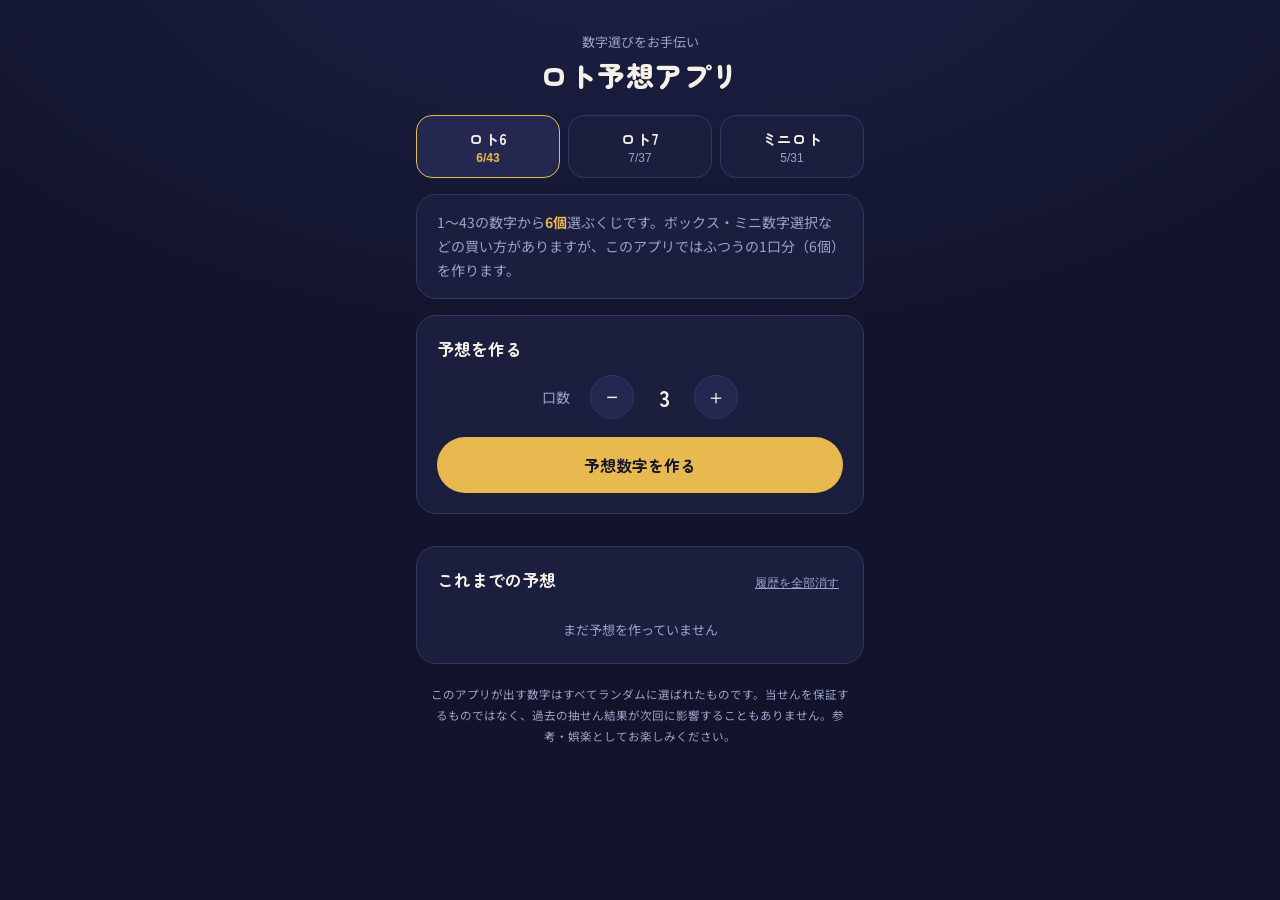
<file: loto-yosou-app-single-file.html>
<!DOCTYPE html>
<html lang="ja">
<head>
<meta charset="UTF-8">
<meta name="viewport" content="width=device-width, initial-scale=1.0, maximum-scale=1">
<title>ロト予想アプリ | ロト6・ロト7・ミニロト</title>
<meta name="description" content="ロト6・ロト7・ミニロトの予想数字をワンタップで作れるスマホ向けアプリ">
<link rel="preconnect" href="https://fonts.googleapis.com">
<link rel="preconnect" href="https://fonts.gstatic.com" crossorigin>
<link href="https://fonts.googleapis.com/css2?family=Zen+Maru+Gothic:wght@500;700;900&family=Noto+Sans+JP:wght@400;500;700&display=swap" rel="stylesheet">
<style>
/* ==========================================================
   ロト予想アプリ - スタイル
   トークン: 深紺ベース + ゲームごとの色分け（金/朱/翡翠）
   ========================================================== */

:root {
  --bg-base: #12142B;
  --bg-surface: #1B1E3C;
  --bg-surface-raised: #242850;
  --border-soft: #333863;

  --text-primary: #F5F1E6;
  --text-muted: #9EA2C7;

  --accent-gold: #E8B94F;      /* ロト6 */
  --accent-vermilion: #E17A5F; /* ロト7 */
  --accent-jade: #5FBE9B;      /* ミニロト */

  --radius-card: 20px;
  --radius-pill: 999px;
}

body[data-game="loto6"]    { --accent: var(--accent-gold); }
body[data-game="loto7"]    { --accent: var(--accent-vermilion); }
body[data-game="miniloto"] { --accent: var(--accent-jade); }

* { box-sizing: border-box; }

html, body { margin: 0; padding: 0; }

body {
  background: radial-gradient(120% 90% at 50% -10%, #1D2147 0%, var(--bg-base) 55%);
  color: var(--text-primary);
  font-family: "Noto Sans JP", "Hiragino Sans", sans-serif;
  min-height: 100vh;
  -webkit-font-smoothing: antialiased;
}

@media (prefers-reduced-motion: reduce) {
  * { animation-duration: 0.001ms !important; transition-duration: 0.001ms !important; }
}

.app-header { padding: 32px 20px 12px; text-align: center; }

.app-eyebrow { margin: 0 0 4px; font-size: 13px; color: var(--text-muted); }

.app-title {
  margin: 0;
  font-family: "Zen Maru Gothic", "Noto Sans JP", sans-serif;
  font-weight: 900;
  font-size: 28px;
  letter-spacing: 0.02em;
  color: var(--text-primary);
}

.app-main {
  max-width: 480px;
  margin: 0 auto;
  padding: 8px 16px 40px;
  display: flex;
  flex-direction: column;
  gap: 16px;
}

.card {
  background: var(--bg-surface);
  border: 1px solid var(--border-soft);
  border-radius: var(--radius-card);
  padding: 20px;
}

.section-title {
  font-family: "Zen Maru Gothic", sans-serif;
  font-weight: 700;
  font-size: 17px;
  margin: 0 0 14px;
  color: var(--text-primary);
}

.game-tabs { display: grid; grid-template-columns: repeat(3, 1fr); gap: 8px; }

.game-tab {
  appearance: none;
  border: 1.5px solid var(--border-soft);
  background: var(--bg-surface);
  border-radius: 16px;
  padding: 12px 6px;
  display: flex;
  flex-direction: column;
  align-items: center;
  gap: 2px;
  cursor: pointer;
  transition: border-color 0.2s ease, background 0.2s ease;
}

.game-tab-name { font-family: "Zen Maru Gothic", sans-serif; font-weight: 700; font-size: 15px; color: var(--text-primary); }
.game-tab-sub { font-size: 12px; color: var(--text-muted); }

.game-tab[aria-selected="true"] { border-color: var(--accent); background: var(--bg-surface-raised); }
.game-tab[aria-selected="true"] .game-tab-sub { color: var(--accent); font-weight: 700; }

.game-info { padding: 16px 20px; }
.game-info-text { margin: 0; font-size: 14px; line-height: 1.7; color: var(--text-muted); }
.game-info-text strong { color: var(--accent); }

.ticket-stepper { display: flex; align-items: center; justify-content: center; gap: 16px; margin-bottom: 18px; }
.ticket-stepper-label { font-size: 14px; color: var(--text-muted); margin-right: 4px; }

.stepper-btn {
  width: 44px; height: 44px;
  border-radius: 50%;
  border: 1.5px solid var(--border-soft);
  background: var(--bg-surface-raised);
  color: var(--text-primary);
  font-size: 20px;
  line-height: 1;
  cursor: pointer;
}
.stepper-btn:active { border-color: var(--accent); }

.ticket-count { font-family: "Zen Maru Gothic", sans-serif; font-weight: 700; font-size: 22px; min-width: 28px; text-align: center; }

.generate-btn {
  width: 100%;
  border: none;
  border-radius: var(--radius-pill);
  padding: 16px;
  font-family: "Zen Maru Gothic", sans-serif;
  font-weight: 700;
  font-size: 16px;
  color: var(--bg-base);
  background: var(--accent);
  cursor: pointer;
  transition: transform 0.15s ease, filter 0.2s ease;
}
.generate-btn:active { transform: scale(0.97); }

.result-section { display: flex; flex-direction: column; gap: 12px; }

.ticket-card {
  background: var(--bg-surface);
  border: 1px solid var(--border-soft);
  border-radius: var(--radius-card);
  padding: 16px 16px 18px;
}

.ticket-label { font-size: 12px; color: var(--text-muted); margin: 0 0 10px; }

.ball-row { display: flex; flex-wrap: wrap; gap: 8px; }

.ball {
  width: 42px; height: 42px;
  border-radius: 50%;
  background: var(--accent);
  color: var(--bg-base);
  display: flex;
  align-items: center;
  justify-content: center;
  font-family: "Zen Maru Gothic", sans-serif;
  font-weight: 700;
  font-size: 15px;
  opacity: 0;
  transform: scale(0.4);
  animation: ball-pop 0.42s cubic-bezier(0.2, 0.8, 0.3, 1.2) forwards;
}

@keyframes ball-pop { to { opacity: 1; transform: scale(1); } }

.history-header { display: flex; align-items: baseline; justify-content: space-between; margin-bottom: 2px; }

.text-btn {
  appearance: none; background: none; border: none;
  color: var(--text-muted);
  font-size: 12px;
  text-decoration: underline;
  cursor: pointer;
  padding: 4px;
}

.history-list { list-style: none; margin: 0; padding: 0; display: flex; flex-direction: column; gap: 10px; }

.history-item {
  display: flex;
  align-items: center;
  justify-content: space-between;
  gap: 10px;
  padding: 12px 4px;
  border-top: 1px solid var(--border-soft);
}
.history-item:first-child { border-top: none; }

.history-meta { display: flex; flex-direction: column; gap: 4px; min-width: 0; }
.history-tag { font-size: 11px; color: var(--accent); font-weight: 700; }
.history-numbers { font-size: 14px; color: var(--text-primary); overflow-wrap: anywhere; }
.history-date { font-size: 11px; color: var(--text-muted); white-space: nowrap; }

.history-right { display: flex; align-items: center; gap: 8px; }

.history-delete {
  appearance: none; background: none; border: none;
  color: var(--text-muted);
  font-size: 18px;
  cursor: pointer;
  padding: 4px 6px;
  flex-shrink: 0;
}

.history-empty { font-size: 13px; color: var(--text-muted); text-align: center; margin: 12px 0 4px; }

.disclaimer { padding: 4px 12px 0; }
.disclaimer p { font-size: 11.5px; line-height: 1.8; color: var(--text-muted); text-align: center; margin: 0; }
</style>
</head>
<body data-game="loto6">

  <header class="app-header">
    <p class="app-eyebrow">数字選びをお手伝い</p>
    <h1 class="app-title">ロト予想アプリ</h1>
  </header>

  <main class="app-main">

    <nav class="game-tabs" role="tablist" aria-label="ゲームを選ぶ">
      <button class="game-tab" data-game="loto6" role="tab" aria-selected="true">
        <span class="game-tab-name">ロト6</span>
        <span class="game-tab-sub">6/43</span>
      </button>
      <button class="game-tab" data-game="loto7" role="tab" aria-selected="false">
        <span class="game-tab-name">ロト7</span>
        <span class="game-tab-sub">7/37</span>
      </button>
      <button class="game-tab" data-game="miniloto" role="tab" aria-selected="false">
        <span class="game-tab-name">ミニロト</span>
        <span class="game-tab-sub">5/31</span>
      </button>
    </nav>

    <section class="game-info card" aria-live="polite">
      <p id="gameInfoText" class="game-info-text"></p>
    </section>

    <section class="generate-section card">
      <h2 class="section-title">予想を作る</h2>

      <div class="ticket-stepper">
        <span class="ticket-stepper-label">口数</span>
        <button type="button" id="ticketMinus" class="stepper-btn" aria-label="口数を減らす">−</button>
        <span id="ticketCount" class="ticket-count" aria-live="polite">3</span>
        <button type="button" id="ticketPlus" class="stepper-btn" aria-label="口数を増やす">＋</button>
      </div>

      <button type="button" id="generateBtn" class="generate-btn">
        予想数字を作る
      </button>
    </section>

    <section id="resultSection" class="result-section" aria-live="polite"></section>

    <section class="history-section card">
      <div class="history-header">
        <h2 class="section-title">これまでの予想</h2>
        <button type="button" id="clearHistoryBtn" class="text-btn">履歴を全部消す</button>
      </div>
      <ul id="historyList" class="history-list"></ul>
      <p id="historyEmpty" class="history-empty">まだ予想を作っていません</p>
    </section>

    <footer class="disclaimer">
      <p>
        このアプリが出す数字はすべてランダムに選ばれたものです。当せんを保証するものではなく、過去の抽せん結果が次回に影響することもありません。参考・娯楽としてお楽しみください。
      </p>
    </footer>

  </main>

<script>
(function () {
  "use strict";

  var GAMES = {
    loto6: {
      label: "ロト6",
      max: 43,
      pick: 6,
      desc: "1〜43の数字から<strong>6個</strong>選ぶくじです。ボックス・ミニ数字選択などの買い方がありますが、このアプリではふつうの1口分（6個）を作ります。"
    },
    loto7: {
      label: "ロト7",
      max: 37,
      pick: 7,
      desc: "1〜37の数字から<strong>7個</strong>選ぶくじです。ロトの中でも当せん金が大きくなりやすいのが特徴です。"
    },
    miniloto: {
      label: "ミニロト",
      max: 31,
      pick: 5,
      desc: "1〜31の数字から<strong>5個</strong>選ぶくじです。選ぶ数字が少なく、はじめての方にも選びやすいゲームです。"
    }
  };

  var HISTORY_KEY = "loto-yosou-history";
  var HISTORY_LIMIT = 30;

  var currentGame = "loto6";
  var ticketCount = 3;

  var bodyEl = document.body;
  var gameTabs = document.querySelectorAll(".game-tab");
  var gameInfoText = document.getElementById("gameInfoText");
  var ticketCountEl = document.getElementById("ticketCount");
  var ticketMinus = document.getElementById("ticketMinus");
  var ticketPlus = document.getElementById("ticketPlus");
  var generateBtn = document.getElementById("generateBtn");
  var resultSection = document.getElementById("resultSection");
  var historyList = document.getElementById("historyList");
  var historyEmpty = document.getElementById("historyEmpty");
  var clearHistoryBtn = document.getElementById("clearHistoryBtn");

  function pickNumbers(max, pick) {
    var pool = [];
    for (var i = 1; i <= max; i++) pool.push(i);

    for (var j = pool.length - 1; j > 0; j--) {
      var k = Math.floor(Math.random() * (j + 1));
      var tmp = pool[j];
      pool[j] = pool[k];
      pool[k] = tmp;
    }

    return pool.slice(0, pick).sort(function (a, b) { return a - b; });
  }

  function renderGameInfo() {
    var g = GAMES[currentGame];
    gameInfoText.innerHTML = g.desc;
  }

  function switchGame(gameKey) {
    currentGame = gameKey;
    bodyEl.setAttribute("data-game", gameKey);

    gameTabs.forEach(function (tab) {
      var isSelected = tab.getAttribute("data-game") === gameKey;
      tab.setAttribute("aria-selected", String(isSelected));
    });

    renderGameInfo();
    resultSection.innerHTML = "";
  }

  function renderTickets(ticketsData) {
    resultSection.innerHTML = "";

    ticketsData.forEach(function (numbers, index) {
      var card = document.createElement("div");
      card.className = "ticket-card";

      var label = document.createElement("p");
      label.className = "ticket-label";
      label.textContent = (index + 1) + "口目";
      card.appendChild(label);

      var row = document.createElement("div");
      row.className = "ball-row";

      numbers.forEach(function (num, ballIndex) {
        var ball = document.createElement("span");
        ball.className = "ball";
        ball.textContent = num;
        ball.style.animationDelay = (ballIndex * 0.05) + "s";
        row.appendChild(ball);
      });

      card.appendChild(row);
      resultSection.appendChild(card);
    });
  }

  function loadHistory() {
    try {
      var raw = localStorage.getItem(HISTORY_KEY);
      return raw ? JSON.parse(raw) : [];
    } catch (e) {
      return [];
    }
  }

  function saveHistory(history) {
    try {
      localStorage.setItem(HISTORY_KEY, JSON.stringify(history));
    } catch (e) {
      /* localStorageが使えない環境では履歴を保存しない */
    }
  }

  function addToHistory(gameKey, ticketsData) {
    var history = loadHistory();
    var now = new Date();
    var dateStr = (now.getMonth() + 1) + "/" + now.getDate() + " " +
      String(now.getHours()).padStart(2, "0") + ":" + String(now.getMinutes()).padStart(2, "0");

    ticketsData.forEach(function (numbers) {
      history.unshift({
        id: now.getTime() + "-" + Math.random().toString(36).slice(2, 8),
        game: gameKey,
        numbers: numbers,
        date: dateStr
      });
    });

    var trimmed = history.slice(0, HISTORY_LIMIT);
    saveHistory(trimmed);
    renderHistory();
  }

  function deleteHistoryItem(id) {
    var history = loadHistory().filter(function (item) { return item.id !== id; });
    saveHistory(history);
    renderHistory();
  }

  function renderHistory() {
    var history = loadHistory();
    historyList.innerHTML = "";

    if (history.length === 0) {
      historyEmpty.style.display = "block";
      return;
    }
    historyEmpty.style.display = "none";

    history.forEach(function (item) {
      var li = document.createElement("li");
      li.className = "history-item";

      var meta = document.createElement("div");
      meta.className = "history-meta";

      var tag = document.createElement("span");
      tag.className = "history-tag";
      tag.textContent = (GAMES[item.game] && GAMES[item.game].label) || item.game;
      meta.appendChild(tag);

      var numbers = document.createElement("span");
      numbers.className = "history-numbers";
      numbers.textContent = item.numbers.join(" ・ ");
      meta.appendChild(numbers);

      var date = document.createElement("span");
      date.className = "history-date";
      date.textContent = item.date;

      var deleteBtn = document.createElement("button");
      deleteBtn.className = "history-delete";
      deleteBtn.setAttribute("aria-label", "この履歴を削除");
      deleteBtn.textContent = "×";
      deleteBtn.addEventListener("click", function () { deleteHistoryItem(item.id); });

      var right = document.createElement("div");
      right.className = "history-right";
      right.appendChild(date);
      right.appendChild(deleteBtn);

      li.appendChild(meta);
      li.appendChild(right);
      historyList.appendChild(li);
    });
  }

  gameTabs.forEach(function (tab) {
    tab.addEventListener("click", function () { switchGame(tab.getAttribute("data-game")); });
  });

  ticketMinus.addEventListener("click", function () {
    if (ticketCount > 1) {
      ticketCount -= 1;
      ticketCountEl.textContent = ticketCount;
    }
  });

  ticketPlus.addEventListener("click", function () {
    if (ticketCount < 5) {
      ticketCount += 1;
      ticketCountEl.textContent = ticketCount;
    }
  });

  generateBtn.addEventListener("click", function () {
    var g = GAMES[currentGame];
    var tickets = [];
    for (var i = 0; i < ticketCount; i++) {
      tickets.push(pickNumbers(g.max, g.pick));
    }
    renderTickets(tickets);
    addToHistory(currentGame, tickets);
  });

  clearHistoryBtn.addEventListener("click", function () {
    saveHistory([]);
    renderHistory();
  });

  renderGameInfo();
  renderHistory();
})();
</script>
</body>
</html>
</file>
